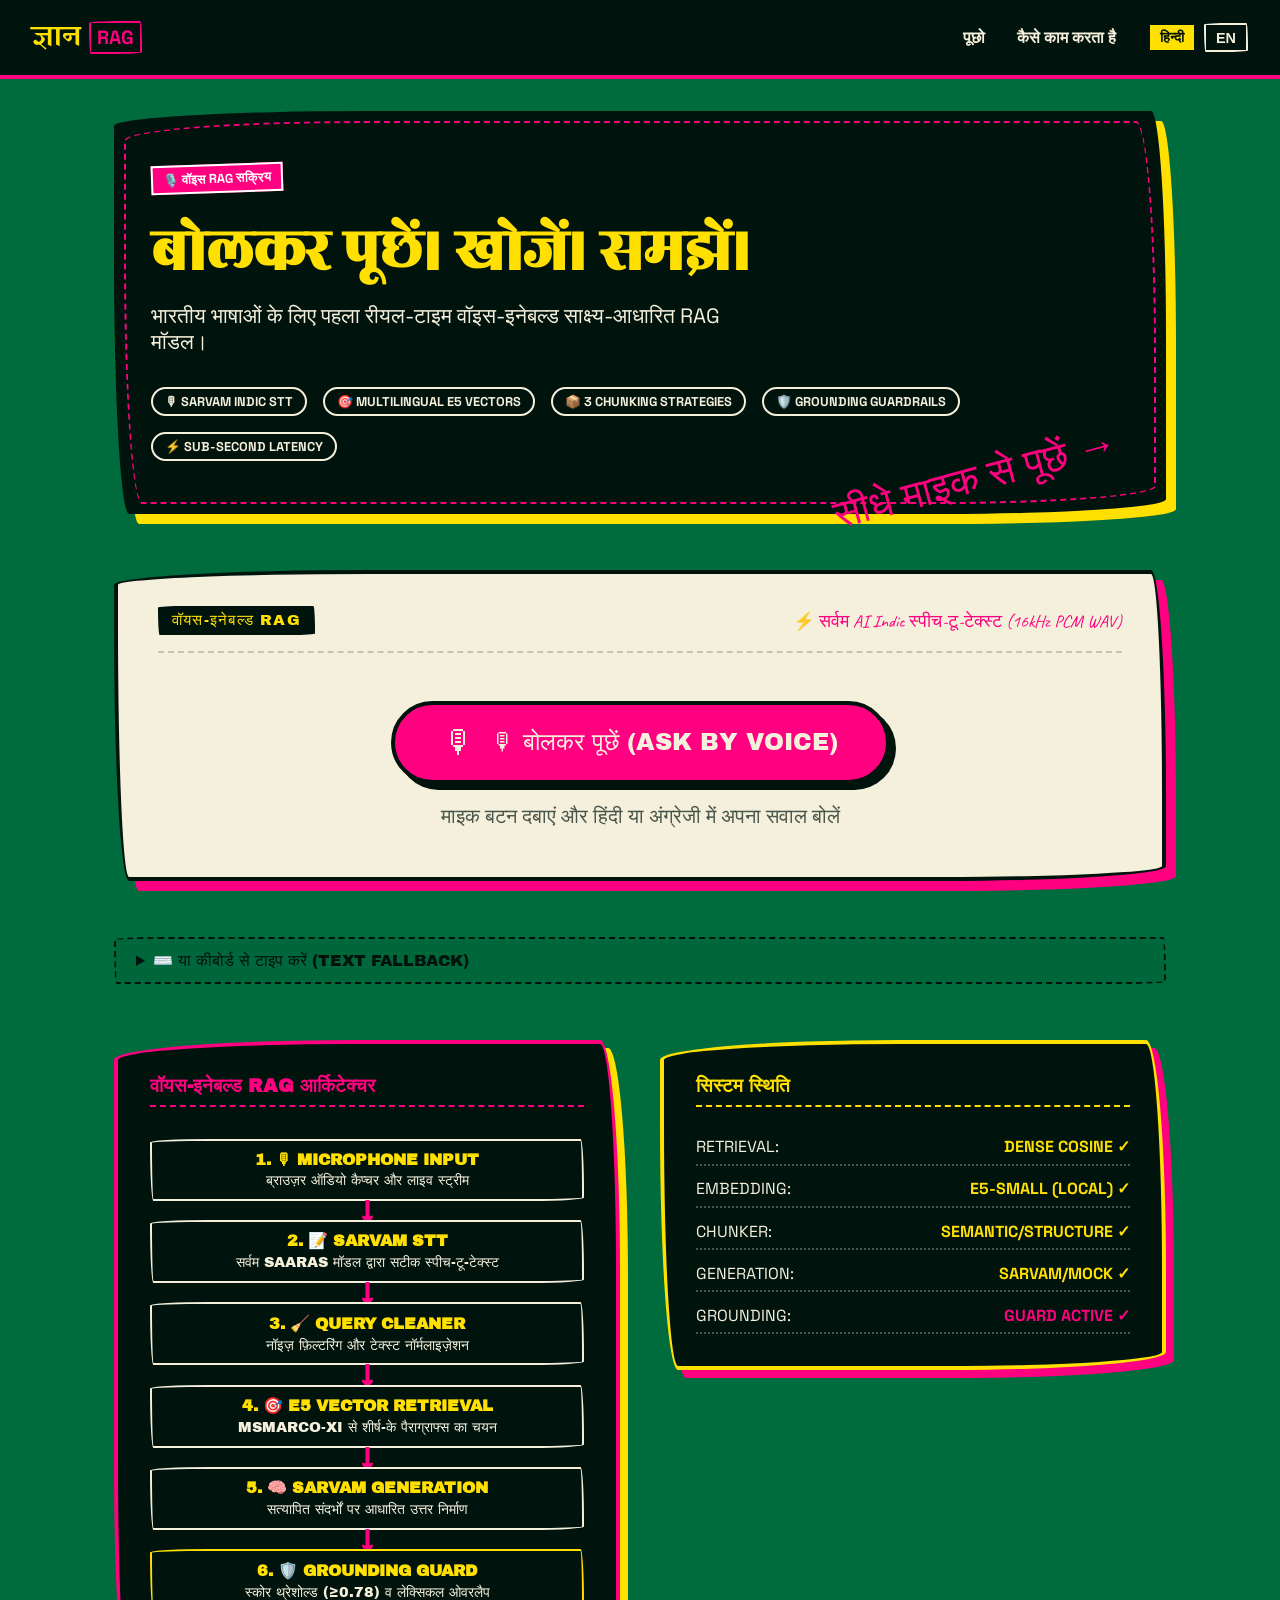
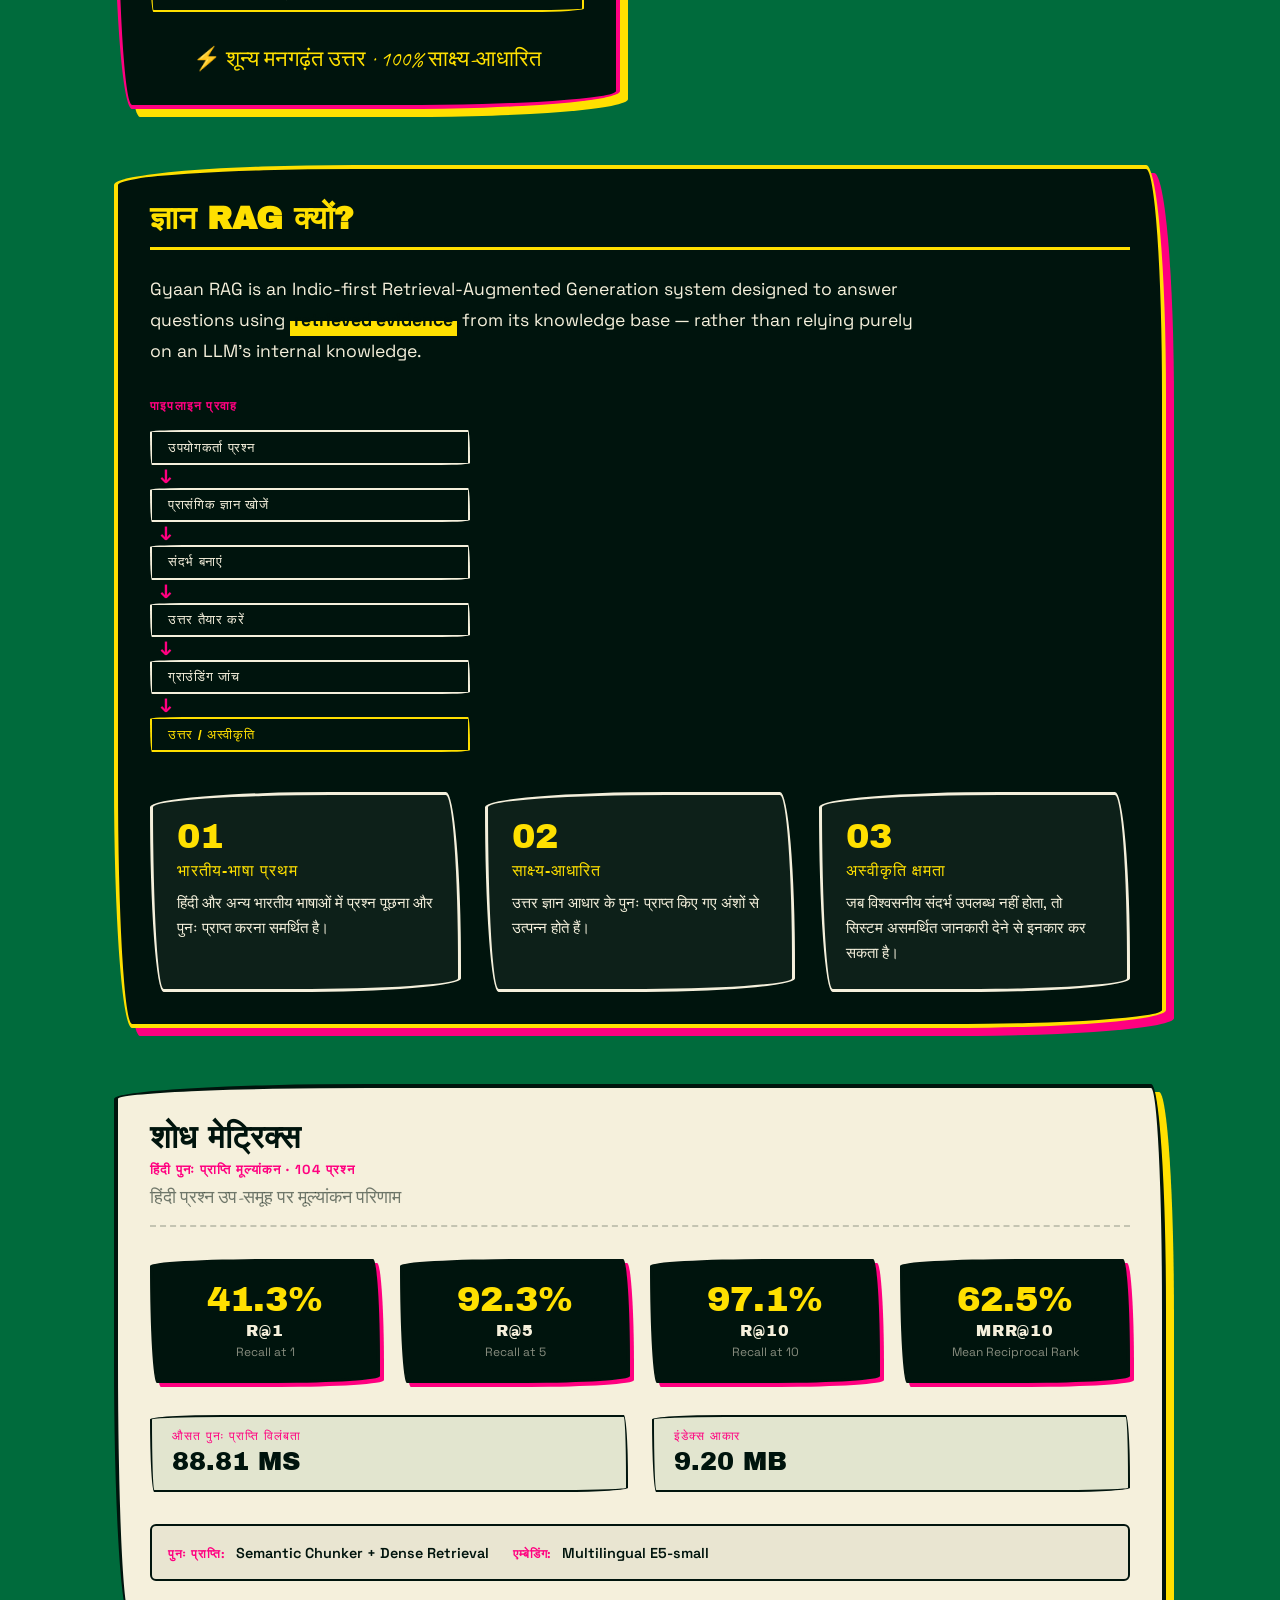
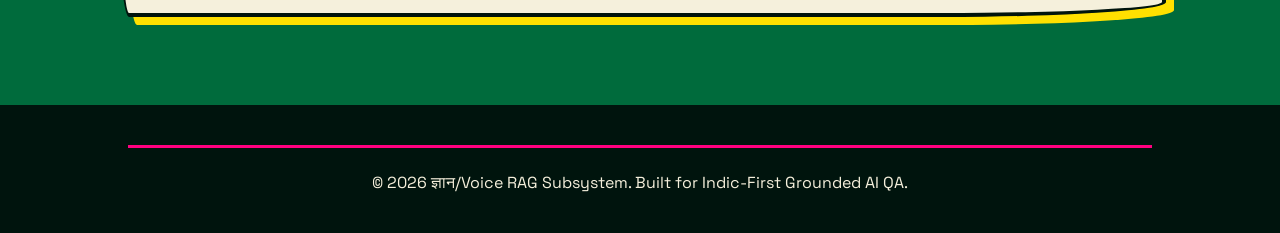
<file: frontend/index.html>
<!DOCTYPE html>
<html lang="hi">

<head>
    <meta charset="UTF-8">
    <meta name="viewport" content="width=device-width, initial-scale=1.0">
    <title>ज्ञान RAG — Voice-Enabled Indic Grounded AI Assistant</title>
    <meta name="description"
        content="A brutalist, Indic-first Voice-Enabled Retrieval-Augmented Generation system built for speech-to-text grounded question answering.">

    <!-- Google Fonts typographic stack -->
    <link rel="preconnect" href="https://fonts.googleapis.com">
    <link rel="preconnect" href="https://fonts.gstatic.com" crossorigin>
    <link
        href="https://fonts.googleapis.com/css2?family=Archivo+Black&family=Space+Grotesk:wght@400;600;700&family=Yatra+One&family=Rozha+One&family=Caveat:wght@400;700&display=swap"
        rel="stylesheet">

    <!-- Custom Stylesheet -->
    <link rel="stylesheet" href="style.css">
    <link rel="icon" type="image/x-icon" href="/assets/favicon.ico">
</head>

<body>

    <!-- Main Navigation Bar -->
    <nav id="navbar-container"></nav>

    <!-- Main Layout Grid/Container -->
    <main class="main-container">

        <!-- Brutalist event-poster style Hero section -->
        <section id="hero-container"></section>

        <!-- Voice Input Section (Primary Interface) -->
        <section id="voice-container" class="layout-section"></section>

        <!-- Search Input Section (Text Fallback Accordion) -->
        <section id="query-container" class="layout-section"></section>

        <!-- Response Panel (Answers + Sources + Guards + Latency Breakdown) -->
        <section id="response-container" class="layout-section" style="display: none;"></section>

        <!-- System Architecture Terminals -->
        <div class="system-grid">
            <section id="pipeline-container" class="layout-section"></section>
            <section id="status-container" class="layout-section"></section>
        </div>

        <!-- Why Gyaan RAG -->
        <section id="why-container" class="layout-section"></section>

        <!-- Research Metrics -->
        <section id="metrics-container" class="layout-section"></section>

    </main>

    <!-- Sketchy Footer -->
    <footer class="main-footer">
        <div class="footer-stroke"></div>
        <p>© 2026 ज्ञान/Voice RAG Subsystem. Built for Indic-First Grounded AI QA.</p>
    </footer>

    <!-- Main Module Script -->
    <script type="module" src="app.js"></script>
</body>

</html>
</file>
<file: frontend/style.css>
/* Global Reset & Theme Variables */
:root {
    --deep-green: #006B3C;
    --dark-black: #00140D;
    --electric-yellow: #FFE000;
    --hot-pink: #FF0080;
    --cream: #F5F0DC;
    --pure-white: #FFFFFF;
    
    --border-sketch: 255px 15px 225px 15px / 15px 225px 15px 255px;
    --border-sketch-alt: 240px 20px 220px 18px / 20px 230px 18px 245px;
}

* {
    box-sizing: border-box;
    margin: 0;
    padding: 0;
}

body {
    background-color: var(--deep-green);
    color: var(--cream);
    font-family: 'Space Grotesk', sans-serif;
    min-height: 100vh;
    display: flex;
    flex-direction: column;
    overflow-x: hidden;
}

/* Font Families */
.font-display {
    font-family: 'Archivo Black', sans-serif;
    text-transform: uppercase;
}

.font-devanagari {
    font-family: 'Yatra One', 'Rozha One', serif;
}

.font-sketch {
    font-family: 'Caveat', cursive;
    font-size: 1.4rem;
}

/* Layout Utilities */
.main-container {
    max-width: 1100px;
    width: 100%;
    margin: 0 auto;
    padding: 2rem 1.5rem;
    flex: 1;
}

.layout-section {
    margin-bottom: 3.5rem;
}

.system-grid {
    display: grid;
    grid-template-columns: 1fr 1fr;
    gap: 2.5rem;
    margin-top: 2rem;
}

@media (max-width: 768px) {
    .system-grid {
        grid-template-columns: 1fr;
    }
}

/* Wobbly Hand-Drawn Sketch Borders */
.sketch-card {
    background-color: var(--cream);
    color: var(--dark-black);
    border: 4px solid var(--dark-black);
    border-radius: var(--border-sketch);
    padding: 2rem;
    position: relative;
    box-shadow: 8px 8px 0px var(--dark-black);
    transition: transform 0.2s, box-shadow 0.2s;
}

.sketch-card-dark {
    background-color: var(--dark-black);
    color: var(--cream);
    border: 4px solid var(--electric-yellow);
    border-radius: var(--border-sketch-alt);
    padding: 2rem;
    position: relative;
    box-shadow: 8px 8px 0px var(--hot-pink);
}

/* Marker Highlights & Annotations */
.marker-yellow {
    background: linear-gradient(180deg, transparent 50%, var(--electric-yellow) 50%);
    padding: 0 4px;
    display: inline-block;
    color: var(--dark-black);
    font-weight: bold;
}

.marker-pink {
    background: linear-gradient(180deg, transparent 50%, var(--hot-pink) 50%);
    padding: 0 4px;
    display: inline-block;
    color: white;
    font-weight: bold;
}

.annotation-arrow {
    font-family: 'Caveat', cursive;
    color: var(--hot-pink);
    font-size: 2.5rem;
    line-height: 1;
    display: inline-block;
}

/* Brutalist Buttons */
.brutalist-btn {
    background-color: var(--electric-yellow);
    color: var(--dark-black);
    border: 4px solid var(--dark-black);
    border-radius: var(--border-sketch);
    font-family: 'Space Grotesk', sans-serif;
    font-weight: 700;
    text-transform: uppercase;
    padding: 0.8rem 1.8rem;
    cursor: pointer;
    box-shadow: 5px 5px 0px var(--dark-black);
    transition: transform 0.1s, box-shadow 0.1s, background-color 0.15s;
    outline: none;
}

.brutalist-btn:hover {
    background-color: var(--hot-pink);
    color: var(--pure-white);
    transform: translate(3px, 3px);
    box-shadow: 2px 2px 0px var(--dark-black);
}

.brutalist-btn:active {
    transform: translate(5px, 5px);
    box-shadow: 0px 0px 0px var(--dark-black);
}

/* Navigation bar */
.brutalist-nav {
    background-color: var(--dark-black);
    border-bottom: 4px solid var(--hot-pink);
    padding: 1rem 2rem;
    display: flex;
    justify-content: space-between;
    align-items: center;
}

.nav-brand {
    font-family: 'Yatra One', cursive;
    color: var(--electric-yellow);
    font-size: 1.8rem;
    text-decoration: none;
    display: flex;
    align-items: center;
    gap: 0.5rem;
}

.nav-brand span {
    font-family: 'Space Grotesk', sans-serif;
    color: var(--hot-pink);
    font-weight: bold;
    font-size: 1.2rem;
    border: 2px solid var(--hot-pink);
    padding: 2px 6px;
    border-radius: var(--border-sketch);
}

.nav-links {
    display: flex;
    gap: 2rem;
    list-style: none;
    align-items: center;
}

.nav-link {
    color: var(--cream);
    text-decoration: none;
    font-weight: 700;
    font-size: 1rem;
    text-transform: uppercase;
    transition: color 0.15s;
}

.nav-link:hover {
    color: var(--electric-yellow);
    border-bottom: 2px solid var(--hot-pink);
}

/* Header/Hero Event Poster style */
.poster-hero {
    border: 5px solid var(--dark-black);
    background-color: var(--dark-black);
    color: var(--cream);
    padding: 3rem 2rem;
    position: relative;
    border-radius: var(--border-sketch);
    margin-bottom: 3.5rem;
    box-shadow: 10px 10px 0px var(--electric-yellow);
}

.poster-hero::before {
    content: "";
    position: absolute;
    top: 5px;
    left: 5px;
    right: 5px;
    bottom: 5px;
    border: 2px dashed var(--hot-pink);
    pointer-events: none;
    border-radius: var(--border-sketch-alt);
}

.hero-tag {
    background-color: var(--hot-pink);
    color: white;
    font-family: 'Space Grotesk', sans-serif;
    font-weight: 700;
    padding: 4px 10px;
    display: inline-block;
    font-size: 0.8rem;
    text-transform: uppercase;
    transform: rotate(-2deg);
    margin-bottom: 1.5rem;
    border: 2px solid white;
}

.hero-headline {
    font-size: 4rem;
    font-family: 'Rozha One', serif;
    color: var(--electric-yellow);
    line-height: 1.1;
    margin-bottom: 1rem;
    text-transform: uppercase;
}

@media (max-width: 600px) {
    .hero-headline {
        font-size: 2.5rem;
    }
}

.hero-subtitle {
    font-size: 1.3rem;
    font-weight: 400;
    font-family: 'Space Grotesk', sans-serif;
    max-width: 600px;
    margin-bottom: 2rem;
}

.hero-badges {
    display: flex;
    flex-wrap: wrap;
    gap: 1rem;
}

.brutalist-badge {
    border: 2px solid var(--cream);
    padding: 4px 12px;
    font-size: 0.8rem;
    font-weight: bold;
    text-transform: uppercase;
    border-radius: 20px;
}

/* Query Input Component */
.query-box {
    display: flex;
    flex-direction: column;
    gap: 1rem;
}

.query-label {
    font-size: 1.4rem;
    color: var(--electric-yellow);
    font-family: 'Yatra One', cursive;
    display: flex;
    align-items: center;
    gap: 1rem;
}

.input-wrapper {
    display: flex;
    gap: 1rem;
    position: relative;
}

@media (max-width: 600px) {
    .input-wrapper {
        flex-direction: column;
    }
}

.brutalist-input {
    flex: 1;
    background-color: var(--cream);
    border: 4px solid var(--dark-black);
    border-radius: var(--border-sketch);
    font-family: 'Space Grotesk', sans-serif;
    font-size: 1.2rem;
    padding: 1rem 1.5rem;
    color: var(--dark-black);
    outline: none;
}

.brutalist-input:focus {
    border-color: var(--hot-pink);
    box-shadow: 4px 4px 0px var(--dark-black);
}

/* Answer Card Component */
.answer-tag {
    background-color: var(--electric-yellow);
    color: var(--dark-black);
    font-weight: bold;
    font-size: 0.9rem;
    padding: 4px 10px;
    border: 2px solid var(--dark-black);
    display: inline-block;
    margin-bottom: 1.5rem;
    text-transform: uppercase;
}

.answer-text {
    font-size: 1.2rem;
    line-height: 1.7;
    margin-bottom: 2rem;
    color: var(--dark-black);
}

.latency-annotation {
    font-family: 'Caveat', cursive;
    color: var(--hot-pink);
    font-size: 1.3rem;
    border-top: 2px dashed var(--dark-black);
    padding-top: 1rem;
    display: flex;
    gap: 2rem;
}

/* Sources Subpanel */
.sources-title {
    font-size: 1.8rem;
    color: var(--electric-yellow);
    font-family: 'Yatra One', cursive;
    margin-bottom: 1.5rem;
    border-bottom: 3px solid var(--electric-yellow);
    padding-bottom: 0.5rem;
    display: flex;
    align-items: center;
    gap: 1rem;
}

.sources-grid {
    display: grid;
    grid-template-columns: 1fr;
    gap: 1.5rem;
}

.source-card {
    border: 3px solid var(--dark-black);
    background-color: var(--cream);
    color: var(--dark-black);
    border-radius: var(--border-sketch-alt);
    padding: 1.5rem;
    box-shadow: 5px 5px 0px var(--dark-black);
    transition: transform 0.2s;
}

.source-card:hover {
    transform: translateY(-3px);
}

.source-header {
    display: flex;
    justify-content: space-between;
    align-items: center;
    margin-bottom: 1rem;
    border-bottom: 2px dashed var(--dark-black);
    padding-bottom: 0.5rem;
}

.source-id {
    font-weight: bold;
    font-size: 0.9rem;
    background-color: var(--dark-black);
    color: var(--cream);
    padding: 2px 8px;
    border-radius: var(--border-sketch);
}

.source-score {
    font-family: 'Space Grotesk', sans-serif;
    font-weight: bold;
    font-size: 0.9rem;
    color: var(--hot-pink);
}

.source-body {
    font-size: 1.05rem;
    line-height: 1.6;
    margin-bottom: 1rem;
}

.metadata-trigger {
    background: none;
    border: none;
    color: var(--hot-pink);
    font-family: 'Space Grotesk', sans-serif;
    font-weight: 700;
    cursor: pointer;
    display: flex;
    align-items: center;
    gap: 0.3rem;
    text-transform: uppercase;
    font-size: 0.85rem;
}

.metadata-trigger:hover {
    text-decoration: underline;
}

.source-metadata-block {
    background-color: rgba(0, 20, 13, 0.08);
    border: 2px solid var(--dark-black);
    padding: 1rem;
    margin-top: 1rem;
    border-radius: var(--border-sketch);
    font-family: monospace;
    font-size: 0.85rem;
    overflow-x: auto;
}

/* System Status Board (Hacker style) */
.system-status-board {
    display: flex;
    flex-direction: column;
    gap: 0.8rem;
}

.status-row {
    display: flex;
    justify-content: space-between;
    border-bottom: 2px dotted rgba(245, 240, 220, 0.3);
    padding-bottom: 0.4rem;
}

.status-val {
    color: var(--electric-yellow);
    font-weight: bold;
}

/* RAG Pipeline visual diagram */
.pipeline-flow {
    display: flex;
    flex-direction: column;
    gap: 1.2rem;
    padding: 1rem 0;
}

.flow-step {
    border: 2px solid var(--cream);
    border-radius: var(--border-sketch);
    padding: 0.6rem 1rem;
    text-align: center;
    font-weight: bold;
    background-color: var(--dark-black);
    color: var(--electric-yellow);
    position: relative;
}

.flow-step::after {
    content: "↓";
    position: absolute;
    bottom: -24px;
    left: 50%;
    transform: translateX(-50%);
    color: var(--hot-pink);
    font-size: 1.5rem;
    font-weight: bold;
}

.flow-step:last-child::after {
    display: none;
}

.pipeline-flow p {
    font-size: 0.9rem;
    color: var(--cream);
    font-weight: normal;
    margin-top: 4px;
}

/* Language Selector styling */
.lang-selector {
    display: flex;
    gap: 0.5rem;
}

.lang-btn {
    background-color: var(--dark-black);
    color: var(--cream);
    border: 2px solid var(--cream);
    border-radius: var(--border-sketch);
    padding: 4px 10px;
    font-weight: bold;
    cursor: pointer;
    font-size: 0.9rem;
    text-transform: uppercase;
}

.lang-btn.active {
    background-color: var(--electric-yellow);
    color: var(--dark-black);
    border-color: var(--dark-black);
}

/* Loading state marker style animation */
.loading-box {
    display: flex;
    flex-direction: column;
    align-items: center;
    justify-content: center;
    gap: 1.5rem;
    padding: 3rem 0;
}

.loading-spinner {
    width: 60px;
    height: 60px;
    border: 6px solid var(--cream);
    border-top-color: var(--hot-pink);
    border-radius: 50%;
    animation: spin 1s infinite linear;
}

@keyframes spin {
    0% { transform: rotate(0deg); }
    100% { transform: rotate(360deg); }
}

.loading-sketch-text {
    font-family: 'Caveat', cursive;
    color: var(--electric-yellow);
    font-size: 1.8rem;
}

/* Abstention Card visual style */
.abstain-card {
    border-color: var(--hot-pink);
    box-shadow: 8px 8px 0px var(--dark-black);
    background-color: var(--cream);
}

.abstain-tag {
    background-color: var(--hot-pink);
    color: white;
    border-color: var(--dark-black);
}

/* Footer elements */
.main-footer {
    padding: 2.5rem 0;
    text-align: center;
    position: relative;
    background-color: var(--dark-black);
}

.footer-stroke {
    width: 80%;
    height: 3px;
    background-color: var(--hot-pink);
    margin: 0 auto 1.5rem auto;
}

/* ================================================
   WHY GYAAN RAG — Pipeline flow + feature cards
   ================================================ */

/* Compact vertical pipeline inside the Why section */
.why-flow {
    display: flex;
    flex-direction: column;
    align-items: flex-start;
    gap: 0;
    max-width: 320px;
}

.why-flow-step {
    border: 2px solid var(--cream);
    border-radius: var(--border-sketch);
    padding: 0.45rem 1rem;
    font-size: 0.82rem;
    background-color: var(--dark-black);
    color: var(--cream);
    letter-spacing: 0.05em;
    width: 100%;
}

.why-flow-arrow {
    color: var(--hot-pink);
    font-size: 1.2rem;
    font-weight: 900;
    line-height: 1.2;
    padding-left: 0.6rem;
}

/* Three-column feature cards */
.why-features-grid {
    display: grid;
    grid-template-columns: repeat(3, 1fr);
    gap: 1.5rem;
}

@media (max-width: 768px) {
    .why-features-grid {
        grid-template-columns: 1fr;
    }
}

.why-feature-card {
    border: 3px solid var(--cream);
    border-radius: var(--border-sketch-alt);
    padding: 1.5rem;
    background-color: rgba(255, 255, 255, 0.05);
}

.why-feature-icon {
    font-size: 2.2rem;
    color: var(--electric-yellow);
    line-height: 1;
    margin-bottom: 0.5rem;
}

.why-feature-title {
    font-size: 1rem;
    color: var(--electric-yellow);
    margin-bottom: 0.6rem;
    letter-spacing: 0.05em;
}

.why-feature-body {
    font-size: 0.95rem;
    line-height: 1.65;
    color: var(--cream);
    font-weight: 400;
}

/* ================================================
   RESEARCH METRICS — evaluation result display
   ================================================ */

/* Four metric tiles */
.metrics-grid {
    display: grid;
    grid-template-columns: repeat(4, 1fr);
    gap: 1.25rem;
}

@media (max-width: 900px) {
    .metrics-grid {
        grid-template-columns: repeat(2, 1fr);
    }
}

@media (max-width: 480px) {
    .metrics-grid {
        grid-template-columns: 1fr 1fr;
    }
}

.metric-card {
    border: 3px solid var(--dark-black);
    border-radius: var(--border-sketch);
    padding: 1.25rem 1rem;
    text-align: center;
    background-color: var(--dark-black);
    box-shadow: 4px 4px 0px var(--hot-pink);
}

.metric-value {
    font-size: 2.2rem;
    color: var(--electric-yellow);
    line-height: 1;
    margin-bottom: 0.3rem;
}

.metric-label {
    font-size: 1rem;
    color: var(--cream);
    letter-spacing: 0.06em;
    margin-bottom: 0.3rem;
}

.metric-note {
    font-size: 0.75rem;
    color: rgba(245, 240, 220, 0.55);
    font-family: 'Space Grotesk', sans-serif;
}

/* Secondary stat blocks (latency + index size) */
.metrics-secondary-row {
    display: flex;
    gap: 1.5rem;
    flex-wrap: wrap;
}

.metrics-stat-block {
    border: 2px solid var(--dark-black);
    border-radius: var(--border-sketch);
    padding: 0.85rem 1.25rem;
    background-color: rgba(0, 107, 60, 0.08);
    flex: 1;
    min-width: 180px;
}

.metrics-stat-label {
    font-size: 0.72rem;
    color: var(--hot-pink);
    letter-spacing: 0.08em;
    margin-bottom: 0.3rem;
}

.metrics-stat-value {
    font-size: 1.6rem;
    color: var(--dark-black);
    line-height: 1.1;
}

/* ================================================
   VOICE-FIRST RAG INTERFACE STYLES
   ================================================ */

.voice-box {
    background-color: var(--cream);
    border: 4px solid var(--dark-black);
    border-radius: var(--border-sketch);
    padding: 2rem 2.5rem;
    box-shadow: 10px 10px 0px var(--hot-pink);
    text-align: center;
    position: relative;
    overflow: hidden;
}

.voice-header {
    display: flex;
    justify-content: space-between;
    align-items: center;
    flex-wrap: wrap;
    gap: 1rem;
    margin-bottom: 2rem;
    border-bottom: 2px dashed rgba(0, 20, 13, 0.2);
    padding-bottom: 1rem;
}

.voice-badge {
    background-color: var(--dark-black);
    color: var(--electric-yellow);
    padding: 6px 14px;
    font-size: 0.95rem;
    letter-spacing: 0.08em;
    border-radius: var(--border-sketch);
    display: inline-block;
}

.voice-state-view {
    display: flex;
    flex-direction: column;
    align-items: center;
    justify-content: center;
    min-height: 160px;
}

/* Big Brutalist Voice Button */
.brutalist-voice-btn {
    background-color: var(--hot-pink);
    color: var(--cream);
    border: 4px solid var(--dark-black);
    border-radius: 50px;
    padding: 1.25rem 3rem;
    font-size: 1.5rem;
    cursor: pointer;
    box-shadow: 6px 6px 0px var(--dark-black);
    transition: all 0.15s ease-in-out;
    display: inline-flex;
    align-items: center;
    gap: 1rem;
}

.brutalist-voice-btn:hover {
    transform: translate(-3px, -3px);
    box-shadow: 9px 9px 0px var(--dark-black);
    background-color: #ff1a8c;
}

.brutalist-voice-btn:active {
    transform: translate(2px, 2px);
    box-shadow: 2px 2px 0px var(--dark-black);
}

.mic-icon {
    font-size: 2rem;
    animation: mic-pulse 2s infinite ease-in-out;
}

@keyframes mic-pulse {
    0%, 100% { transform: scale(1); }
    50% { transform: scale(1.18); }
}

.voice-hint {
    color: rgba(0, 20, 13, 0.7);
    font-size: 1.25rem;
    margin-top: 1.25rem;
}

/* Recording State */
.recording-indicator {
    display: flex;
    align-items: center;
    gap: 1rem;
    margin-bottom: 1.25rem;
}

.recording-dot {
    width: 20px;
    height: 20px;
    background-color: var(--hot-pink);
    border-radius: 50%;
    border: 2px solid var(--dark-black);
    animation: live-blink 1s infinite alternate;
}

@keyframes live-blink {
    from { opacity: 1; transform: scale(1); }
    to { opacity: 0.3; transform: scale(1.3); }
}

.recording-label {
    font-size: 1.4rem;
    color: var(--hot-pink);
    letter-spacing: 0.08em;
}

.recording-timer {
    font-size: 1.4rem;
    color: var(--dark-black);
    background: var(--electric-yellow);
    padding: 2px 10px;
    border: 2px solid var(--dark-black);
    border-radius: var(--border-sketch);
}

.visualizer-canvas {
    border: 3px solid var(--dark-black);
    border-radius: var(--border-sketch);
    background-color: var(--dark-black);
    margin-bottom: 1.5rem;
    max-width: 100%;
    box-shadow: 4px 4px 0px var(--hot-pink);
}

.recording-actions {
    display: flex;
    gap: 1.25rem;
    flex-wrap: wrap;
    justify-content: center;
}

.btn-stop {
    background-color: var(--deep-green);
    color: white;
    border: 3px solid var(--dark-black);
    padding: 0.75rem 2rem;
    font-size: 1.1rem;
    cursor: pointer;
    box-shadow: 4px 4px 0px var(--dark-black);
}

.btn-stop:hover {
    background-color: #00874c;
    transform: translate(-2px, -2px);
    box-shadow: 6px 6px 0px var(--dark-black);
}

.btn-cancel {
    background-color: #e0e0e0;
    color: var(--dark-black);
    border: 3px solid var(--dark-black);
    padding: 0.75rem 1.5rem;
    font-size: 1.1rem;
    cursor: pointer;
    box-shadow: 4px 4px 0px var(--dark-black);
}

.btn-cancel:hover {
    background-color: #cfcfcf;
}

/* Multi-Step Pipeline Tracker in Voice Card */
.pipeline-progress-box {
    width: 100%;
    max-width: 550px;
    background: var(--dark-black);
    border: 3px solid var(--dark-black);
    border-radius: var(--border-sketch);
    padding: 1.5rem;
    box-shadow: 6px 6px 0px var(--electric-yellow);
    display: flex;
    flex-direction: column;
    gap: 1rem;
    text-align: left;
}

.pipeline-step-item {
    display: flex;
    align-items: center;
    justify-content: space-between;
    padding: 0.6rem 0.8rem;
    border-radius: 4px;
    border-left: 4px solid rgba(255, 255, 255, 0.2);
    background: rgba(255, 255, 255, 0.05);
    color: rgba(245, 240, 220, 0.7);
    font-size: 0.95rem;
    transition: all 0.2s ease;
}

.pipeline-step-item.active {
    border-left-color: var(--hot-pink);
    background: rgba(255, 0, 128, 0.15);
    color: var(--electric-yellow);
    font-weight: bold;
}

.pipeline-step-item.done {
    border-left-color: var(--deep-green);
    background: rgba(0, 107, 60, 0.2);
    color: #4ade80;
}

.step-status {
    font-size: 1.1rem;
}

/* Voice Error Box */
.voice-error-box {
    margin-top: 1rem;
    padding: 0.8rem 1.2rem;
    background: rgba(255, 0, 128, 0.1);
    border: 2px dashed var(--hot-pink);
    border-radius: var(--border-sketch);
}

.voice-error-text {
    color: var(--hot-pink);
    font-size: 0.95rem;
}

/* Accordion Text Fallback */
.text-fallback-wrapper {
    margin-top: 1.5rem;
}

.text-fallback-accordion {
    border: 2px dashed var(--dark-black);
    border-radius: var(--border-sketch);
    background: rgba(0, 20, 13, 0.03);
    padding: 0.75rem 1.25rem;
}

.text-fallback-summary {
    cursor: pointer;
    font-size: 1rem;
    color: var(--dark-black);
    user-select: none;
    outline: none;
}

.text-fallback-summary:hover {
    color: var(--hot-pink);
}

/* Transcript Callout inside Answer Card */
.transcript-callout {
    background: rgba(255, 255, 0, 0.12);
    border-left: 6px solid var(--hot-pink);
    border-radius: 4px;
    padding: 1rem 1.25rem;
    margin-bottom: 1.75rem;
}

.transcript-header {
    font-size: 0.82rem;
    font-weight: 700;
    text-transform: uppercase;
    color: var(--hot-pink);
    letter-spacing: 0.08em;
    margin-bottom: 0.4rem;
}

.transcript-text {
    font-size: 1.25rem;
    color: var(--dark-black);
    line-height: 1.4;
    font-weight: 700;
}

.brutalist-mini-badge {
    padding: 2px 8px;
    font-size: 0.75rem;
    border: 1.5px solid var(--dark-black);
    border-radius: 4px;
    letter-spacing: 0.05em;
}

/* Latency Breakdown Grid inside Answer Card */
.latency-metrics-container {
    margin-top: 1.75rem;
    padding: 1.25rem;
    background: var(--dark-black);
    border: 3px solid var(--dark-black);
    border-radius: var(--border-sketch);
    box-shadow: 4px 4px 0px var(--hot-pink);
    color: var(--cream);
}

.latency-metrics-title {
    font-size: 0.9rem;
    color: var(--electric-yellow);
    letter-spacing: 0.08em;
    margin-bottom: 1rem;
    border-bottom: 1px dashed rgba(245, 255, 0, 0.4);
    padding-bottom: 0.4rem;
}

.latency-grid {
    display: grid;
    grid-template-columns: repeat(4, 1fr);
    gap: 0.75rem;
}

@media (max-width: 850px) {
    .latency-grid {
        grid-template-columns: repeat(2, 1fr);
    }
}

@media (max-width: 480px) {
    .latency-grid {
        grid-template-columns: 1fr;
    }
}

.latency-item {
    background: rgba(255, 255, 255, 0.06);
    border-left: 3px solid var(--electric-yellow);
    padding: 0.6rem 0.75rem;
    border-radius: 3px;
    display: flex;
    flex-direction: column;
    gap: 0.25rem;
}

.latency-item.latency-total {
    border-left-color: var(--hot-pink);
    background: rgba(255, 0, 128, 0.15);
}

.latency-name {
    font-size: 0.72rem;
    color: rgba(245, 240, 220, 0.7);
    text-transform: uppercase;
    letter-spacing: 0.05em;
}

.latency-val {
    font-size: 1.15rem;
    color: var(--cream);
    font-weight: 700;
}
</file>
